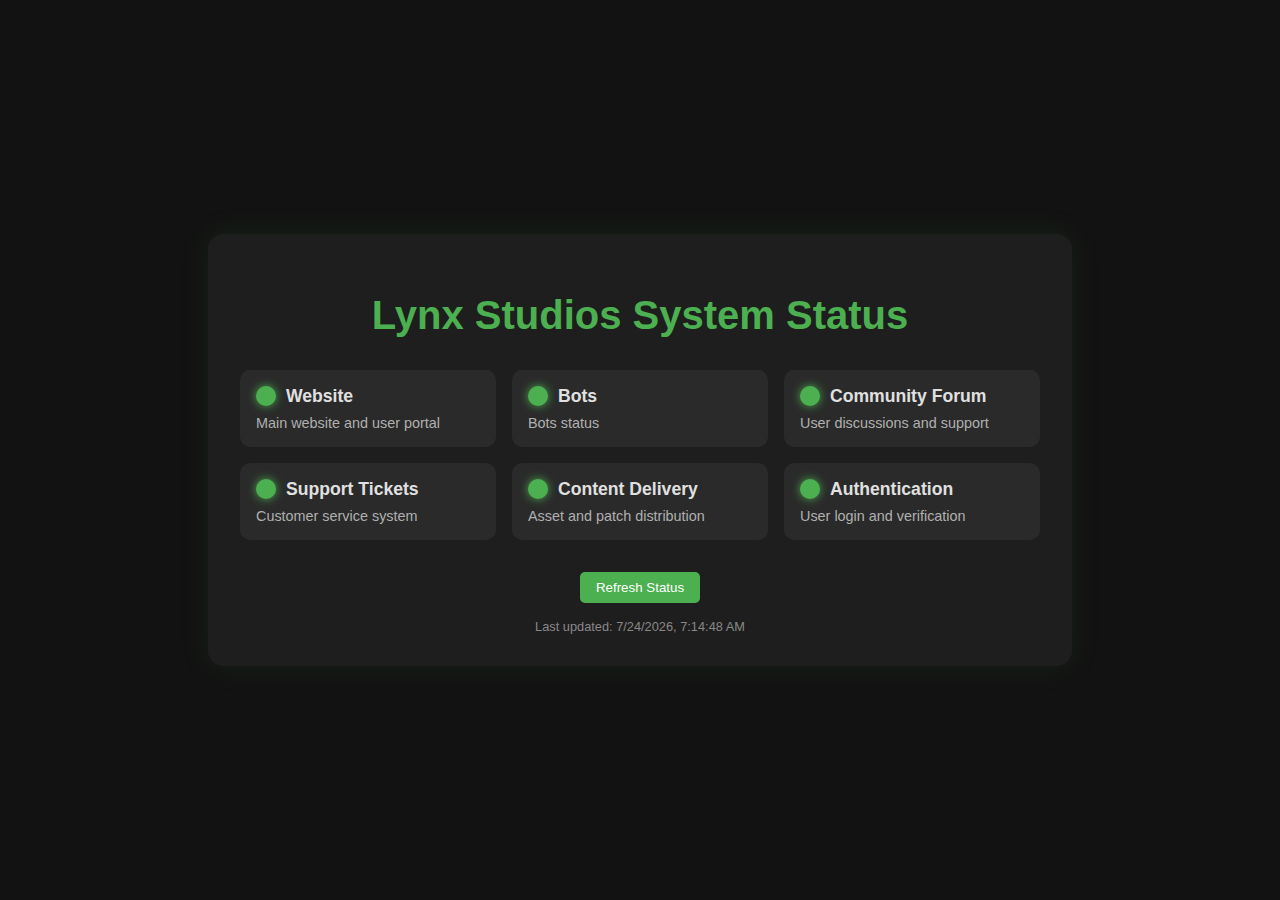
<file: status.html>
<html><head><base href="https://lynxstudios.xyz/status">
<meta charset="UTF-8">
<meta name="viewport" content="width=device-width, initial-scale=1.0">
<title>Lynx Studios - System Status</title>
<style>
  body {
    font-family: 'Roboto', Arial, sans-serif;
    background-color: #121212;
    color: #e0e0e0;
    margin: 0;
    padding: 0;
    display: flex;
    justify-content: center;
    align-items: center;
    min-height: 100vh;
  }
  .container {
    max-width: 800px;
    width: 90%;
    background-color: #1e1e1e;
    border-radius: 15px;
    padding: 2rem;
    box-shadow: 0 0 30px rgba(76, 175, 80, 0.1);
  }
  h1 {
    color: #4CAF50;
    text-align: center;
    margin-bottom: 2rem;
    font-size: 2.5rem;
  }
  .status-grid {
    display: grid;
    grid-template-columns: repeat(auto-fit, minmax(250px, 1fr));
    gap: 1rem;
  }
  .status-item {
    background-color: #2a2a2a;
    border-radius: 10px;
    padding: 1rem;
    transition: all 0.3s ease;
  }
  .status-item:hover {
    transform: translateY(-5px);
    box-shadow: 0 5px 15px rgba(76, 175, 80, 0.2);
  }
  .status-header {
    display: flex;
    align-items: center;
    margin-bottom: 0.5rem;
  }
  .status-icon {
    width: 20px;
    height: 20px;
    border-radius: 50%;
    margin-right: 10px;
  }
  .online {
    background-color: #4CAF50;
    box-shadow: 0 0 10px #4CAF50;
  }
  .offline {
    background-color: #F44336;
    box-shadow: 0 0 10px #F44336;
  }
  .status-name {
    font-weight: bold;
    font-size: 1.1rem;
  }
  .status-details {
    font-size: 0.9rem;
    color: #b0b0b0;
  }
  .refresh-button {
    display: block;
    margin: 2rem auto 0;
    background-color: #4CAF50;
    color: white;
    border: none;
    padding: 0.5rem 1rem;
    border-radius: 5px;
    cursor: pointer;
    transition: background-color 0.3s ease;
  }
  .refresh-button:hover {
    background-color: #45a049;
  }
  .last-updated {
    text-align: center;
    margin-top: 1rem;
    font-size: 0.8rem;
    color: #888;
  }
</style>
</head>
<body>
  <div class="container">
    <h1>Lynx Studios System Status</h1>
    <div class="status-grid" id="statusGrid">
      <!-- Status items will be dynamically inserted here -->
    </div>
    <button class="refresh-button" onclick="updateAllStatuses()">Refresh Status</button>
    <div class="last-updated" id="lastUpdated"></div>
  </div>

  <script>
    const services = [
      { name: 'Website', details: 'Main website and user portal' },
      { name: 'Bots', details: 'Bots status ' },
      { name: 'Community Forum', details: 'User discussions and support' },
      { name: 'Support Tickets', details: 'Customer service system' },
      { name: 'Content Delivery', details: 'Asset and patch distribution' },
      { name: 'Authentication', details: 'User login and verification' }
    ];

    function createStatusItem(service) {
      const statusItem = document.createElement('div');
      statusItem.className = 'status-item';
      statusItem.innerHTML = `
        <div class="status-header">
          <div class="status-icon ${Math.random() > 0.9 ? 'offline' : 'online'}"></div>
          <div class="status-name">${service.name}</div>
        </div>
        <div class="status-details">${service.details}</div>
      `;
      return statusItem;
    }

    function updateStatus(statusItem) {
      const statusIcon = statusItem.querySelector('.status-icon');
      if (Math.random() > 0.9) {
        statusIcon.className = 'status-icon offline';
      } else {
        statusIcon.className = 'status-icon online';
      }
    }

    function updateAllStatuses() {
      const statusItems = document.querySelectorAll('.status-item');
      statusItems.forEach(updateStatus);
      updateLastUpdated();
    }

    function updateLastUpdated() {
      const now = new Date();
      document.getElementById('lastUpdated').textContent = `Last updated: ${now.toLocaleString()}`;
    }

    function initializeStatuses() {
      const statusGrid = document.getElementById('statusGrid');
      services.forEach(service => {
        statusGrid.appendChild(createStatusItem(service));
      });
      updateLastUpdated();
    }

    initializeStatuses();
    setInterval(updateAllStatuses, 30000); // Update every 30 seconds
  </script>
</body></html>
</file>
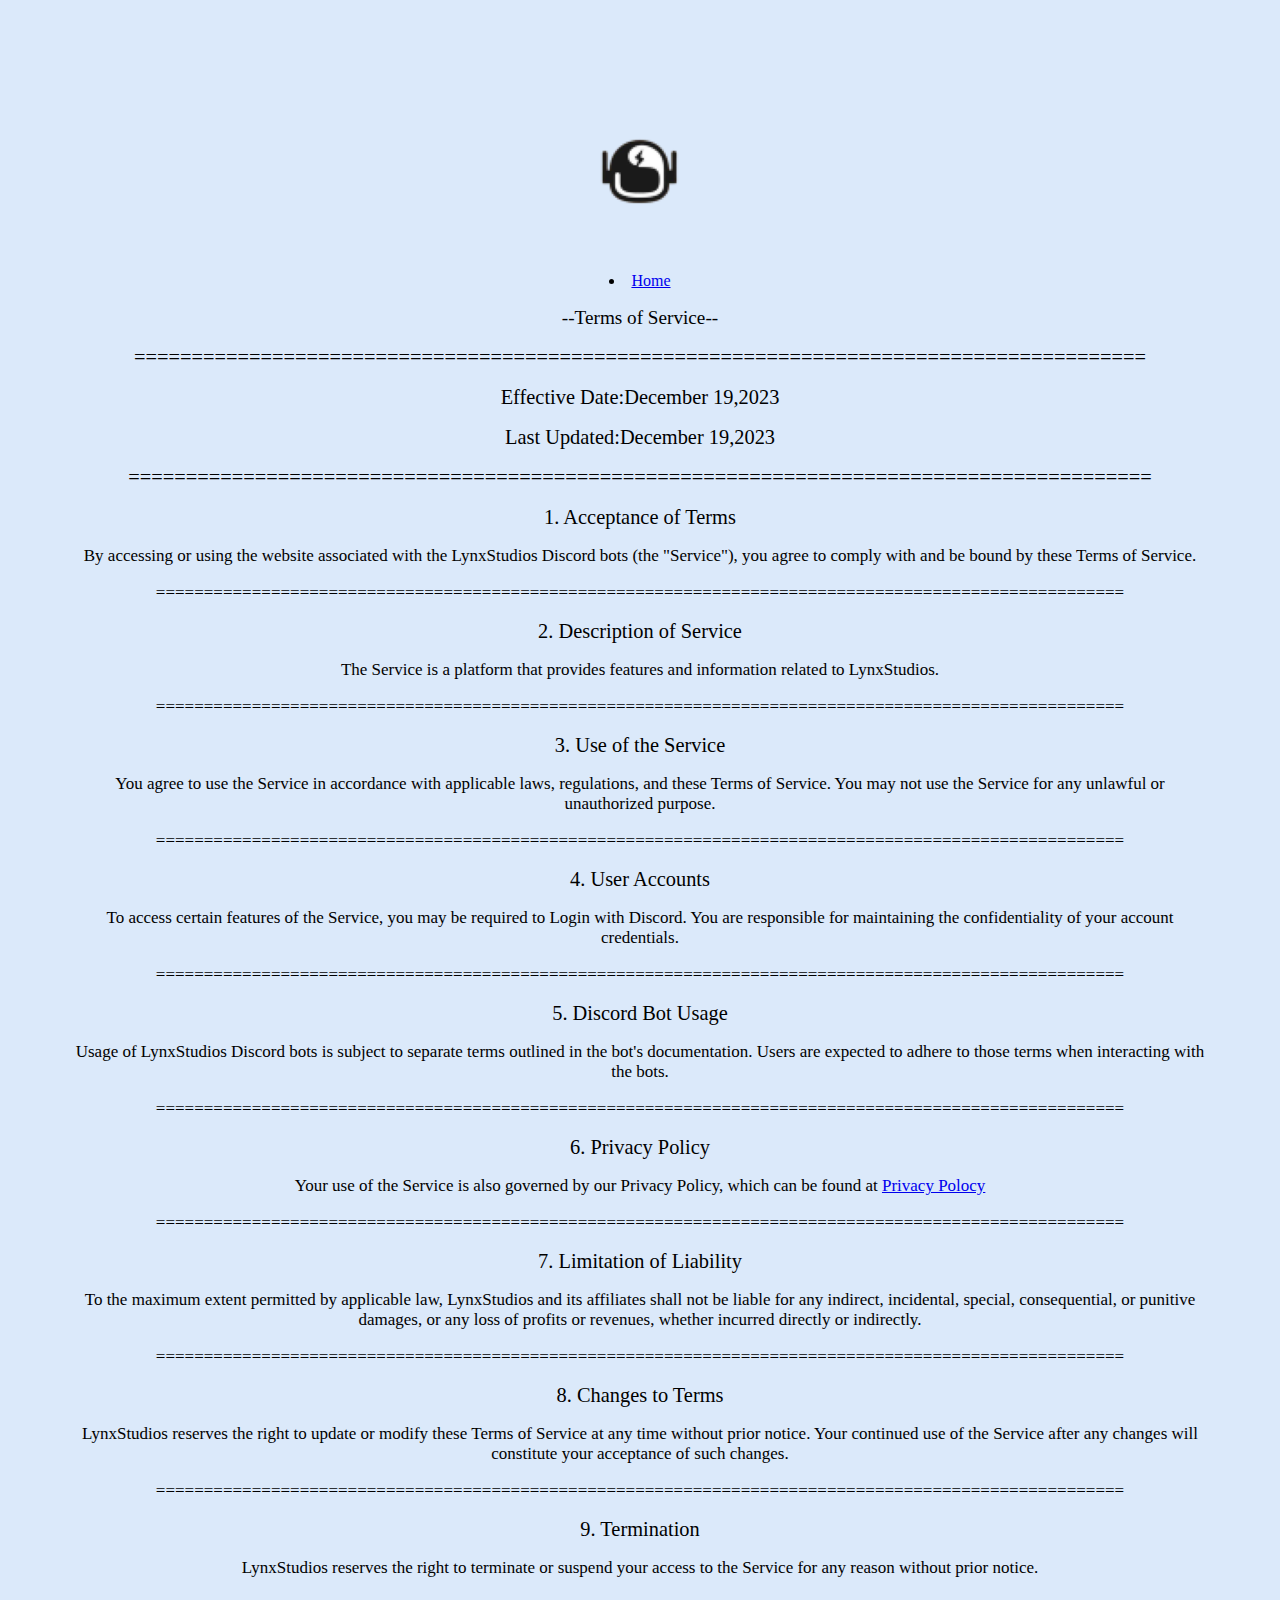
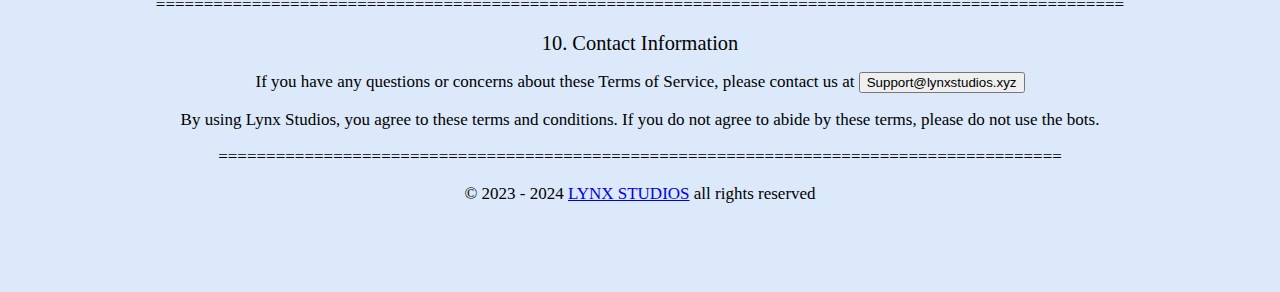
<file: legal/term.html>
<html>
<head>
  <script async src="https://pagead2.googlesyndication.com/pagead/js/adsbygoogle.js?client=ca-pub-4223895243915385"
     crossorigin="anonymous"></script>
<title>Lynx Studios TOS</title>
</head>
  <link rel="shortcut icon" href="/botxw123.png" type="image/x-icon">

  <a href="#" class="logo">
    <img src="/botxw.png" alt="">
  </a>

  <li>
    <a href="https://lynxstudios.swayzefn2.repl.co/Home" class="navbar-link">Home</a>
  </li>

<p><big><header>--Terms of Service--</header></big></p>
  <p><big>========================================================================================</big></p>
   <p><big>Effective Date:December 19,2023</big></p>
   <p><big>Last Updated:December 19,2023</big></p>
   <p><big>=========================================================================================</big></p>
   <p><big>1. Acceptance of Terms</big></p>

   <p>By accessing or using the website associated with the LynxStudios Discord bots (the "Service"), you agree to comply with and be bound by these Terms of Service.</p>
  <p>=====================================================================================================</p>

  <p><big>2. Description of Service</big></p>

   <p>The Service is a platform that provides features and information related to LynxStudios.
</p>
  <p>=====================================================================================================</p>

   <p><big>3. Use of the Service</big></p>

   <p>You agree to use the Service in accordance with applicable laws, regulations, and these Terms of Service. You may not use the Service for any unlawful or unauthorized purpose.</p>
  <p>=====================================================================================================</p>

   <p><big>4. User Accounts</big></p>

   <p>To access certain features of the Service, you may be required to Login with Discord. You are responsible for maintaining the confidentiality of your account credentials.</p>
  <p>=====================================================================================================</p>

   <p><big>5. Discord Bot Usage</big></p>

   <p>Usage of LynxStudios Discord bots is subject to separate terms outlined in the bot's documentation. Users are expected to adhere to those terms when interacting with the bots.</p>
  <p>=====================================================================================================</p>

  <p><big>6. Privacy Policy</big></p>

  <p>Your use of the Service is also governed by our Privacy Policy, which can be found at <a href="/privacy" class="">Privacy Polocy</a>
  </li></p>
  <p>=====================================================================================================</p>

  <p><big>7. Limitation of Liability</big></p>

  <p>To the maximum extent permitted by applicable law, LynxStudios and its affiliates shall not be liable for any indirect, incidental, special, consequential, or punitive damages, or any loss of profits or revenues, whether incurred directly or indirectly.</p>
  <p>=====================================================================================================</p>

  <p><big>8. Changes to Terms</big>  </p>

  <p>LynxStudios reserves the right to update or modify these Terms of Service at any time without prior notice. Your continued use of the Service after any changes will constitute your acceptance of such changes.</p>
  <p>=====================================================================================================</p>

  <p><big>9. Termination</big></p>

  <p>LynxStudios reserves the right to terminate or suspend your access to the Service for any reason without prior notice.</p>
  <p>=====================================================================================================</p>

  <p><big>10. Contact Information</big></p>

  <p>If you have any questions or concerns about these Terms of Service, please contact us at <button class="">Support@lynxstudios.xyz</button></form>
  <form action="mail.google.com"></p>

  <p>By using Lynx Studios, you agree to these terms and conditions. If you do not agree to abide by these terms, please do not use the bots.</p>

  <p>========================================================================================</p>


  <p><big></big> 
    &copy; 2023 - 2024 <a href="https://lynxstudios.swayzefn2.repl.co/#">LYNX STUDIOS</a> all rights reserved
  </big></p>


  <style>
    #white{
      color: #DBE9FA
    }
    #red{
      color: #DBE9FA
    }
    #yellow{
      color: #DBE9FA
    }
    p {
      font-family:tahoma;
      font-size: 17px;
      color: #000000  ;
    }
    body {
      background : #DBE9FA ;
      padding:  64px;
      text-align: center;
    }
    h1{
      color: #DBE9FA
      font-family: tahoma;
    }
  </style>
</file>
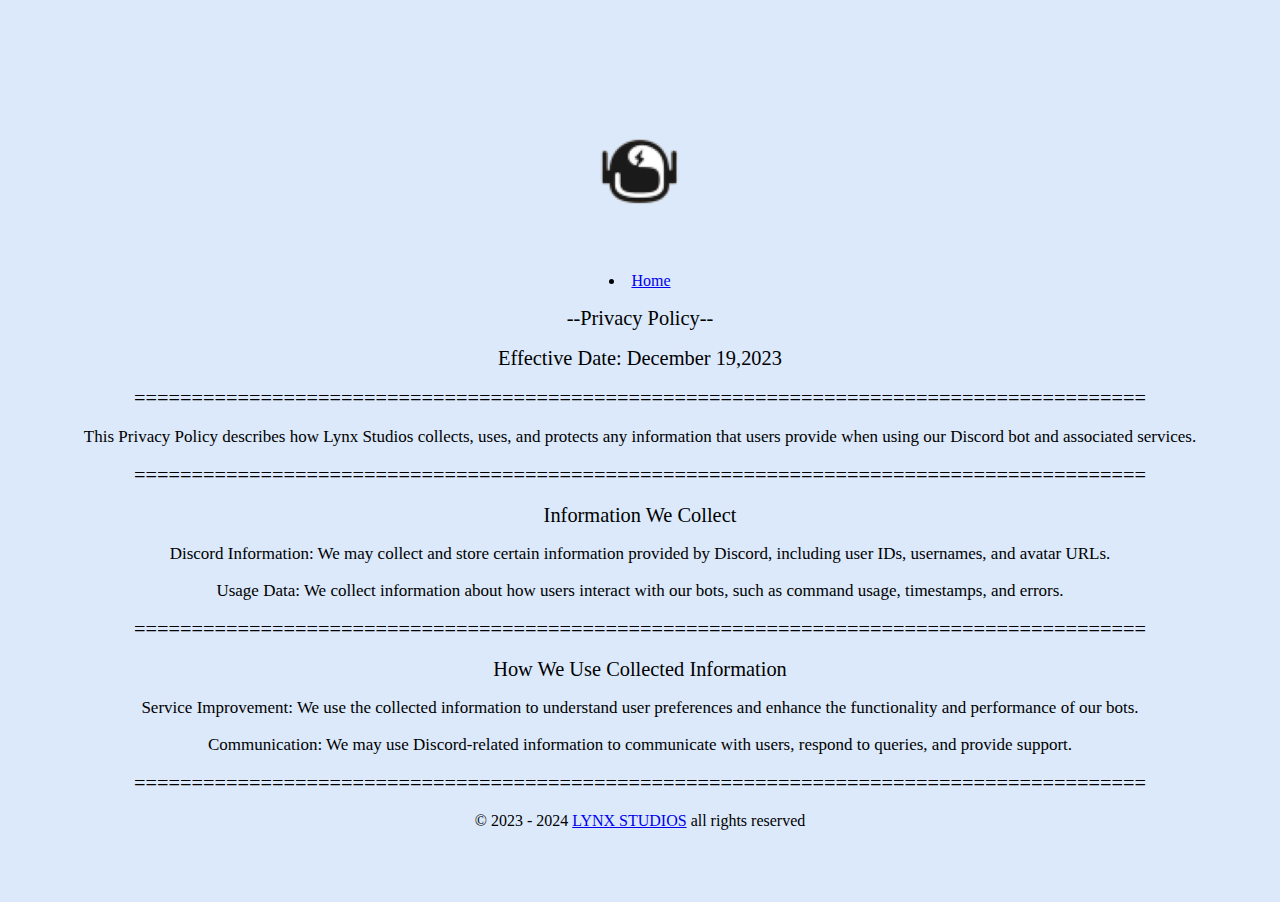
<file: LynxStudios (1)/privacy.html>
<html>
<head>
<title>Lynx Studios TOS</title>
</head>
  <link rel="shortcut icon" href="/botxw123.png" type="image/x-icon">

  <a href="#" class="logo">
    <img src="/botxw.png" alt="">
  </a>

  <li>
    <a href="https://lynxstudios.swayzefn2.repl.co/Home.html" class="navbar-link">Home</a>
  </li>
<p><big>--Privacy Policy--</big></p>
<p><big>Effective Date:&nbsp;December 19,2023</big></p>
<p><big>========================================================================================</big></p>
  <p>This Privacy Policy describes how Lynx Studios collects, uses, and protects any information that users provide when using our Discord bot and associated services.</p>
<p><big>========================================================================================</big></p>
<p><big>Information We Collect</big></p>
<p> Discord Information: We may collect and store certain information provided by Discord, including user IDs, usernames, and avatar URLs.</p>
<p>Usage Data: We collect information about how users interact with our bots, such as command usage, timestamps, and errors.</p>
<p><big>========================================================================================</big></p>
<p><big>How We Use Collected Information</big></p>
<p>Service Improvement: We use the collected information to understand user preferences and enhance the functionality and performance of our bots.</p>
<p>Communication: We may use Discord-related information to communicate with users, respond to queries, and provide support.
</p>
<p><big>========================================================================================</big></p>













  
    &copy; 2023 - 2024 <a href="https://lynxstudios.swayzefn2.repl.co/Home">LYNX STUDIOS</a> all rights reserved
  </big></p>


  <style>
    #white{
      color: #DBE9FA
    }
    #red{
      color: #DBE9FA
    }
    #yellow{
      color: #DBE9FA
    }
    p {
      font-family:tahoma;
      font-size: 17px;
      color: #000000  ;
    }
    body {
      background : #DBE9FA ;
      padding:  64px;
      text-align: center;
    }
    h1{
      color: #DBE9FA
      font-family: tahoma;
    }
  </style>
</file>
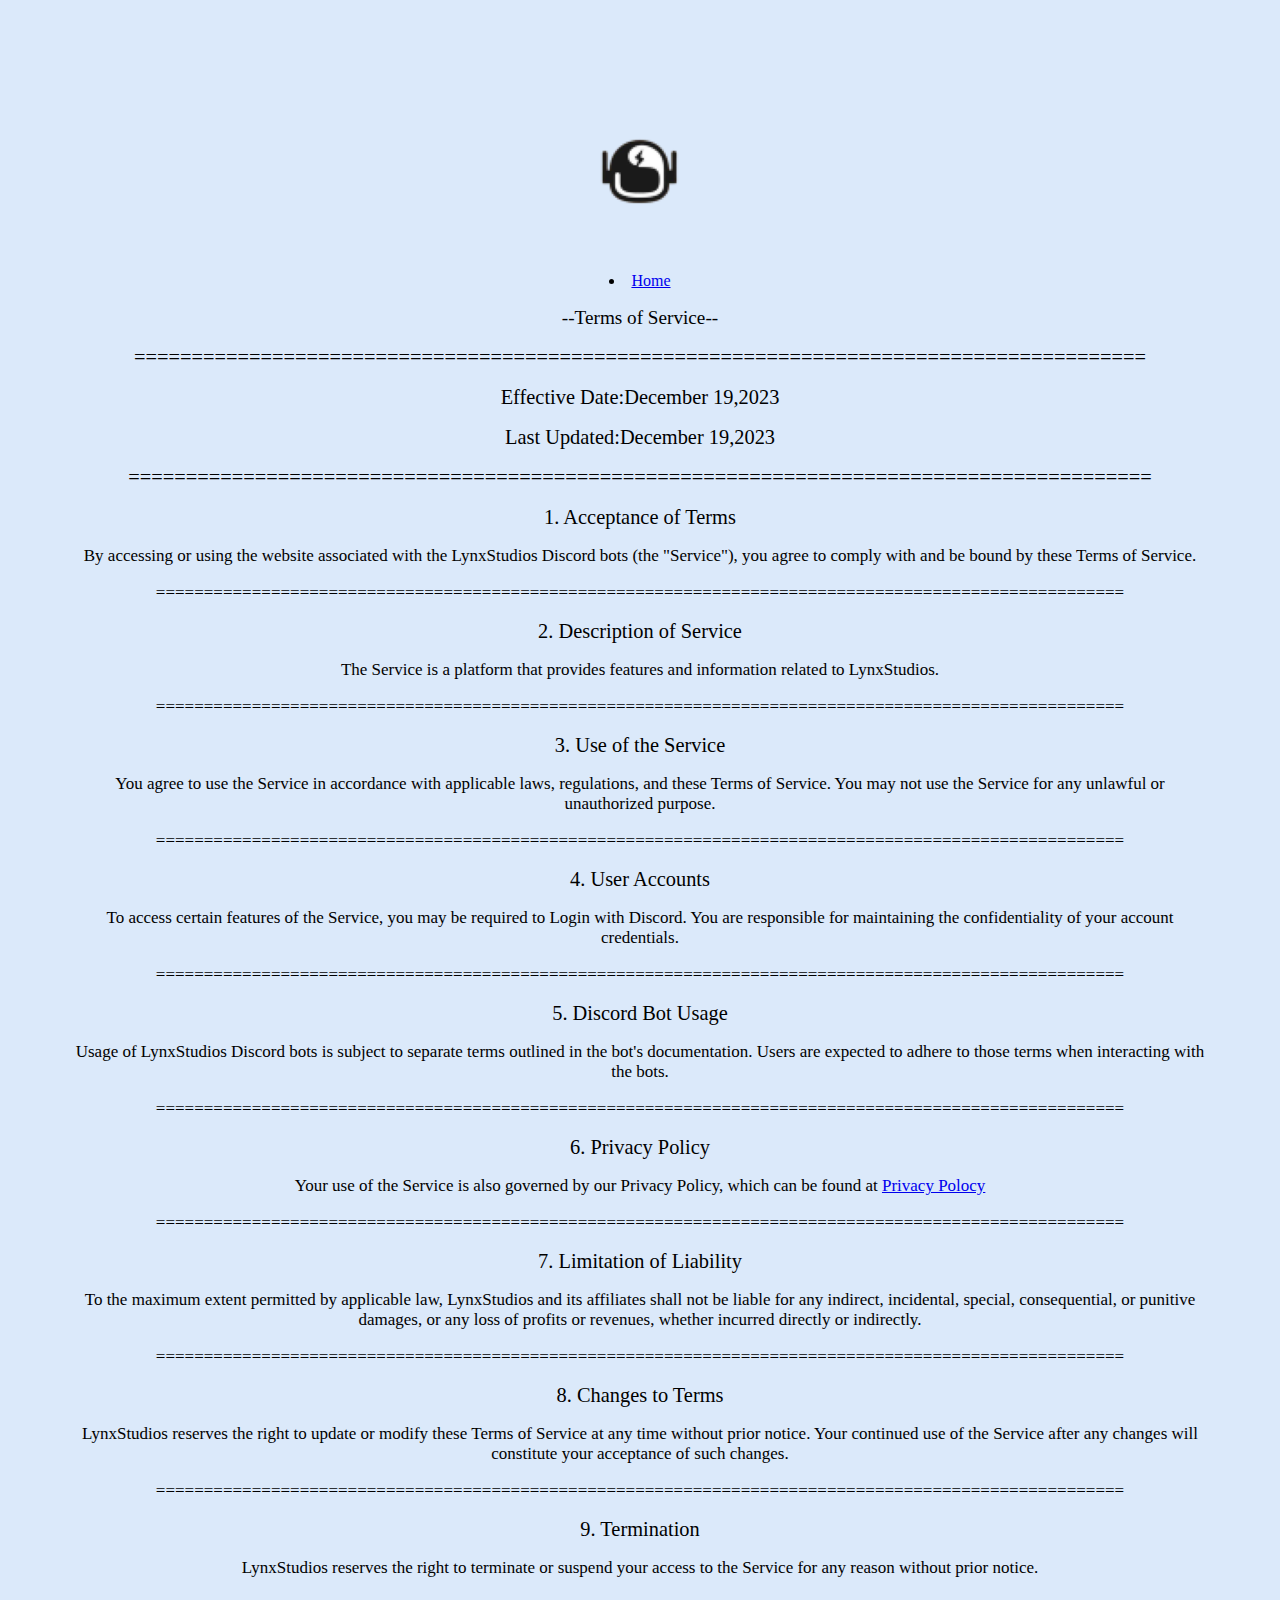
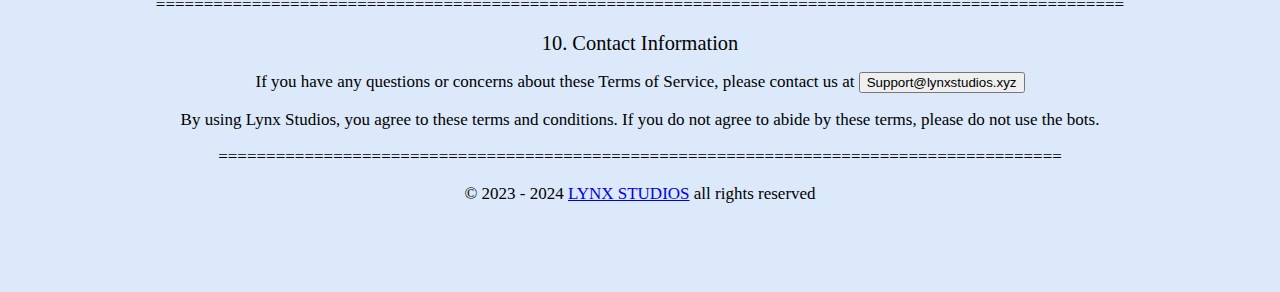
<file: LynxStudios (1)/Terms.html>
<html>
<head>
<title>Lynx Studios TOS</title>
</head>
  <link rel="shortcut icon" href="/botxw123.png" type="image/x-icon">

  <a href="#" class="logo">
    <img src="/botxw.png" alt="">
  </a>
  
  <li>
    <a href="https://lynxstudios.swayzefn2.repl.co/Home" class="navbar-link">Home</a>
  </li>
                                                     
<p><big><header>--Terms of Service--</header></big></p>
  <p><big>========================================================================================</big></p>
   <p><big>Effective Date:December 19,2023</big></p>
   <p><big>Last Updated:December 19,2023</big></p>
   <p><big>=========================================================================================</big></p>
   <p><big>1. Acceptance of Terms</big></p>

   <p>By accessing or using the website associated with the LynxStudios Discord bots (the "Service"), you agree to comply with and be bound by these Terms of Service.</p>
  <p>=====================================================================================================</p>
  
  <p><big>2. Description of Service</big></p>
  
   <p>The Service is a platform that provides features and information related to LynxStudios.
</p>
  <p>=====================================================================================================</p>
  
   <p><big>3. Use of the Service</big></p>

   <p>You agree to use the Service in accordance with applicable laws, regulations, and these Terms of Service. You may not use the Service for any unlawful or unauthorized purpose.</p>
  <p>=====================================================================================================</p>
  
   <p><big>4. User Accounts</big></p>

   <p>To access certain features of the Service, you may be required to Login with Discord. You are responsible for maintaining the confidentiality of your account credentials.</p>
  <p>=====================================================================================================</p>
  
   <p><big>5. Discord Bot Usage</big></p>

   <p>Usage of LynxStudios Discord bots is subject to separate terms outlined in the bot's documentation. Users are expected to adhere to those terms when interacting with the bots.</p>
  <p>=====================================================================================================</p>
  
  <p><big>6. Privacy Policy</big></p>

  <p>Your use of the Service is also governed by our Privacy Policy, which can be found at <a href="/privacy" class="">Privacy Polocy</a>
  </li></p>
  <p>=====================================================================================================</p>
  
  <p><big>7. Limitation of Liability</big></p>

  <p>To the maximum extent permitted by applicable law, LynxStudios and its affiliates shall not be liable for any indirect, incidental, special, consequential, or punitive damages, or any loss of profits or revenues, whether incurred directly or indirectly.</p>
  <p>=====================================================================================================</p>
  
  <p><big>8. Changes to Terms</big>  </p>

  <p>LynxStudios reserves the right to update or modify these Terms of Service at any time without prior notice. Your continued use of the Service after any changes will constitute your acceptance of such changes.</p>
  <p>=====================================================================================================</p>
  
  <p><big>9. Termination</big></p>
  
  <p>LynxStudios reserves the right to terminate or suspend your access to the Service for any reason without prior notice.</p>
  <p>=====================================================================================================</p>
  
  <p><big>10. Contact Information</big></p>

  <p>If you have any questions or concerns about these Terms of Service, please contact us at <button class="">Support@lynxstudios.xyz</button></form>
  <form action="mail.google.com"></p>
  
  <p>By using Lynx Studios, you agree to these terms and conditions. If you do not agree to abide by these terms, please do not use the bots.</p>
  
  <p>========================================================================================</p>
  
  
  <p><big></big> 
    &copy; 2023 - 2024 <a href="https://lynxstudios.swayzefn2.repl.co/#">LYNX STUDIOS</a> all rights reserved
  </big></p>


  <style>
    #white{
      color: #DBE9FA
    }
    #red{
      color: #DBE9FA
    }
    #yellow{
      color: #DBE9FA
    }
    p {
      font-family:tahoma;
      font-size: 17px;
      color: #000000  ;
    }
    body {
      background : #DBE9FA ;
      padding:  64px;
      text-align: center;
    }
    h1{
      color: #DBE9FA
      font-family: tahoma;
    }
  </style>
</file>
